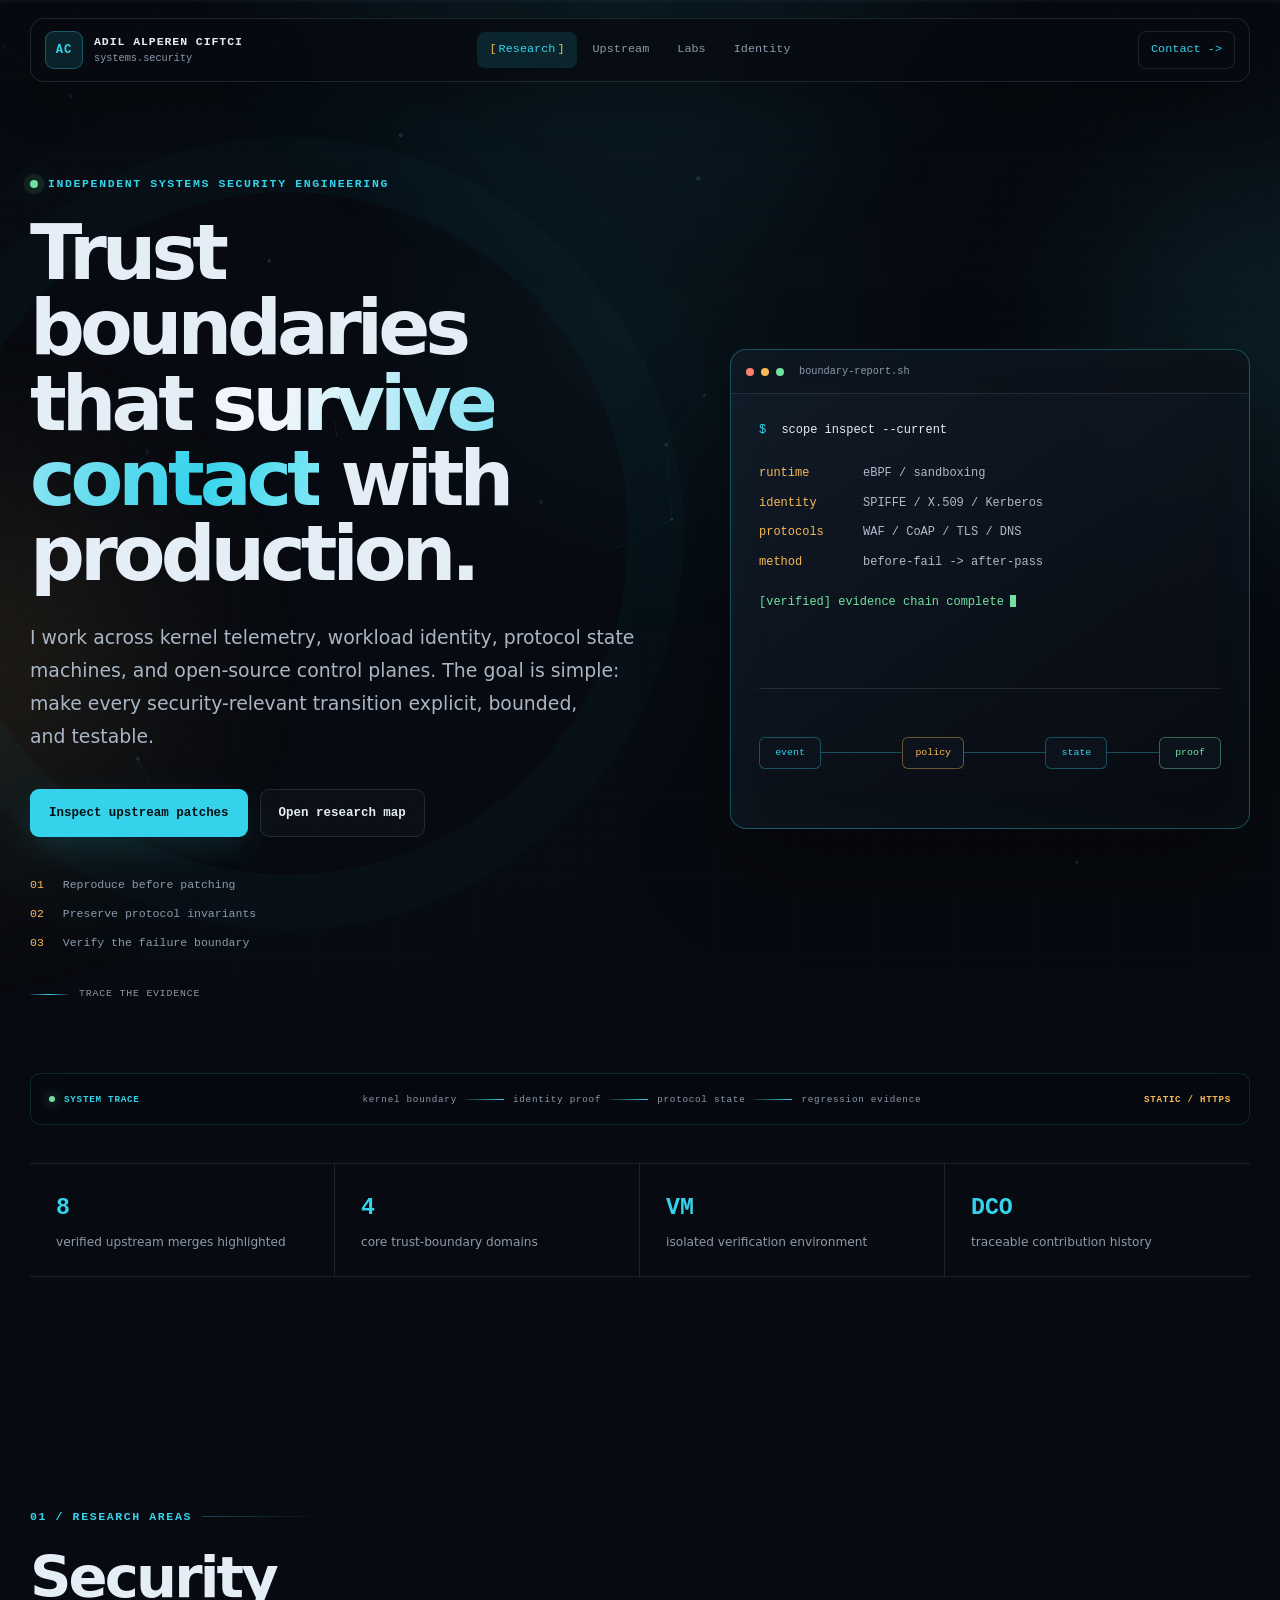
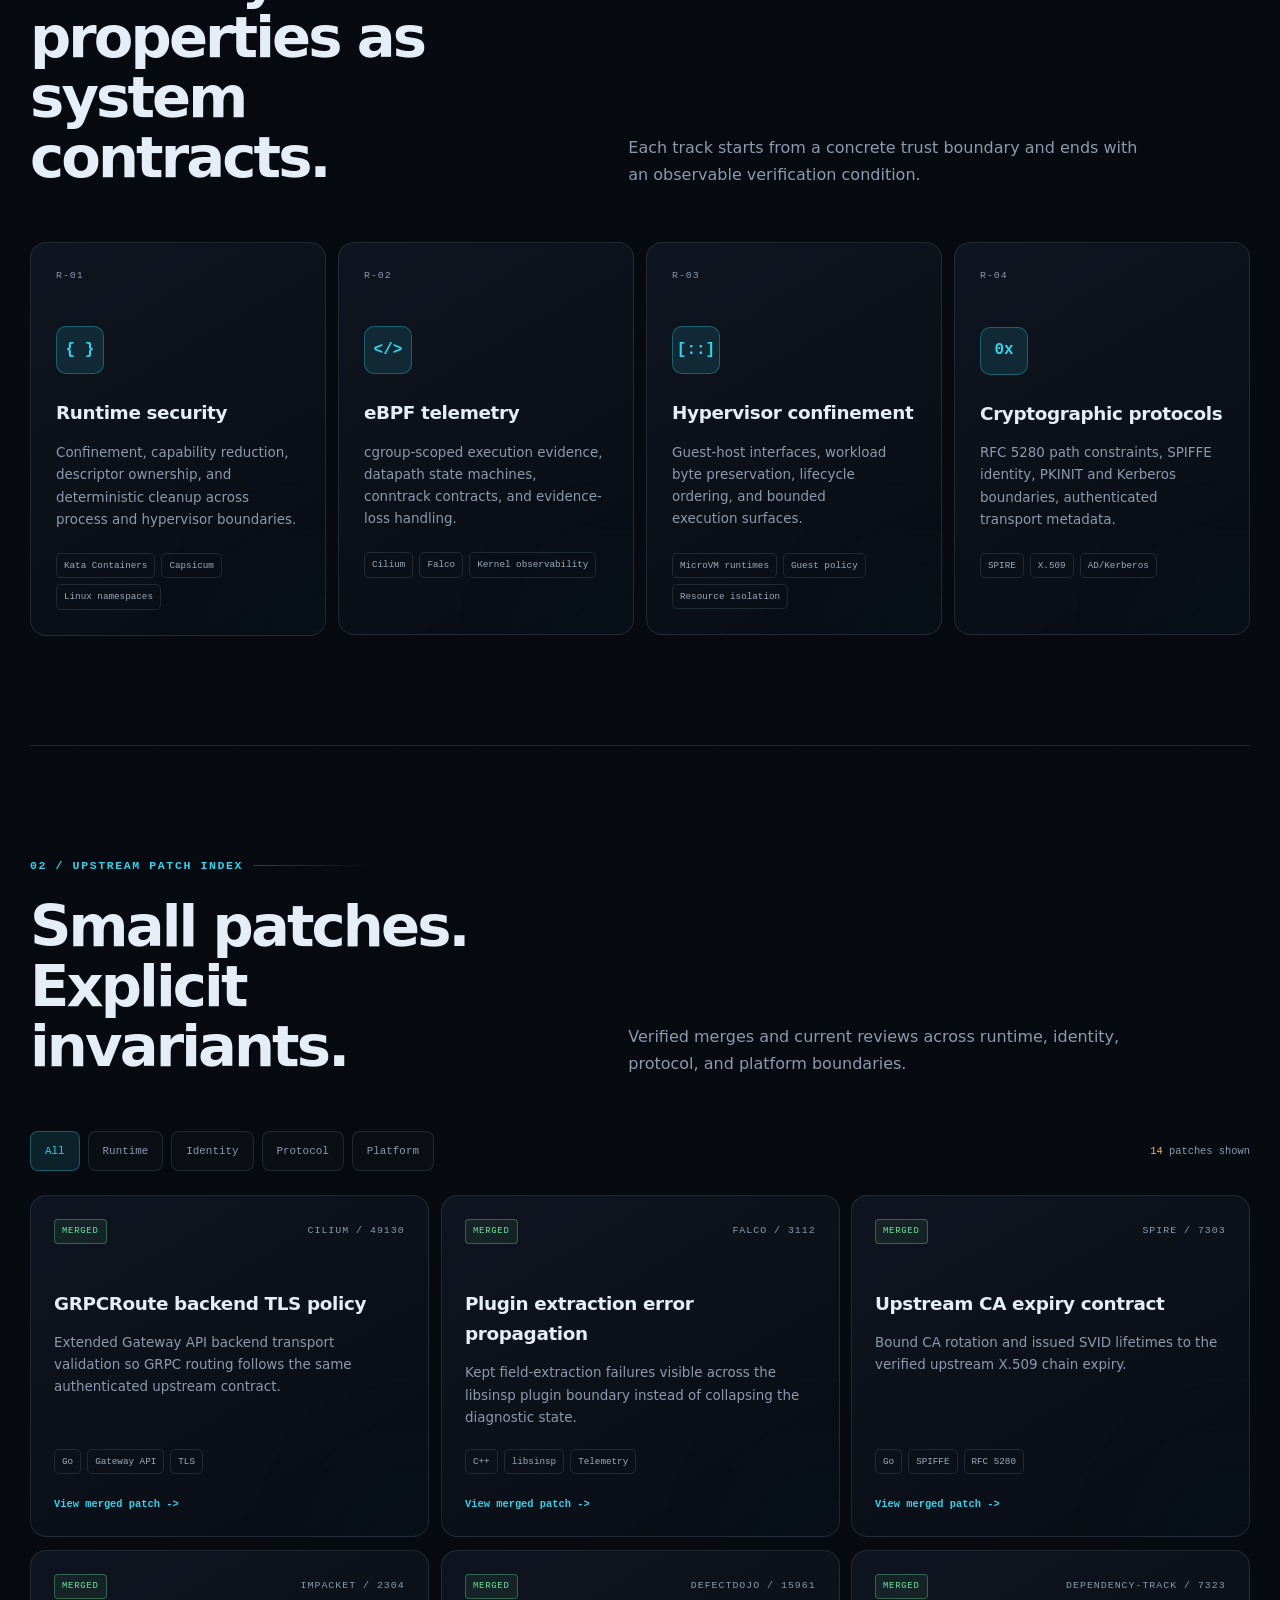
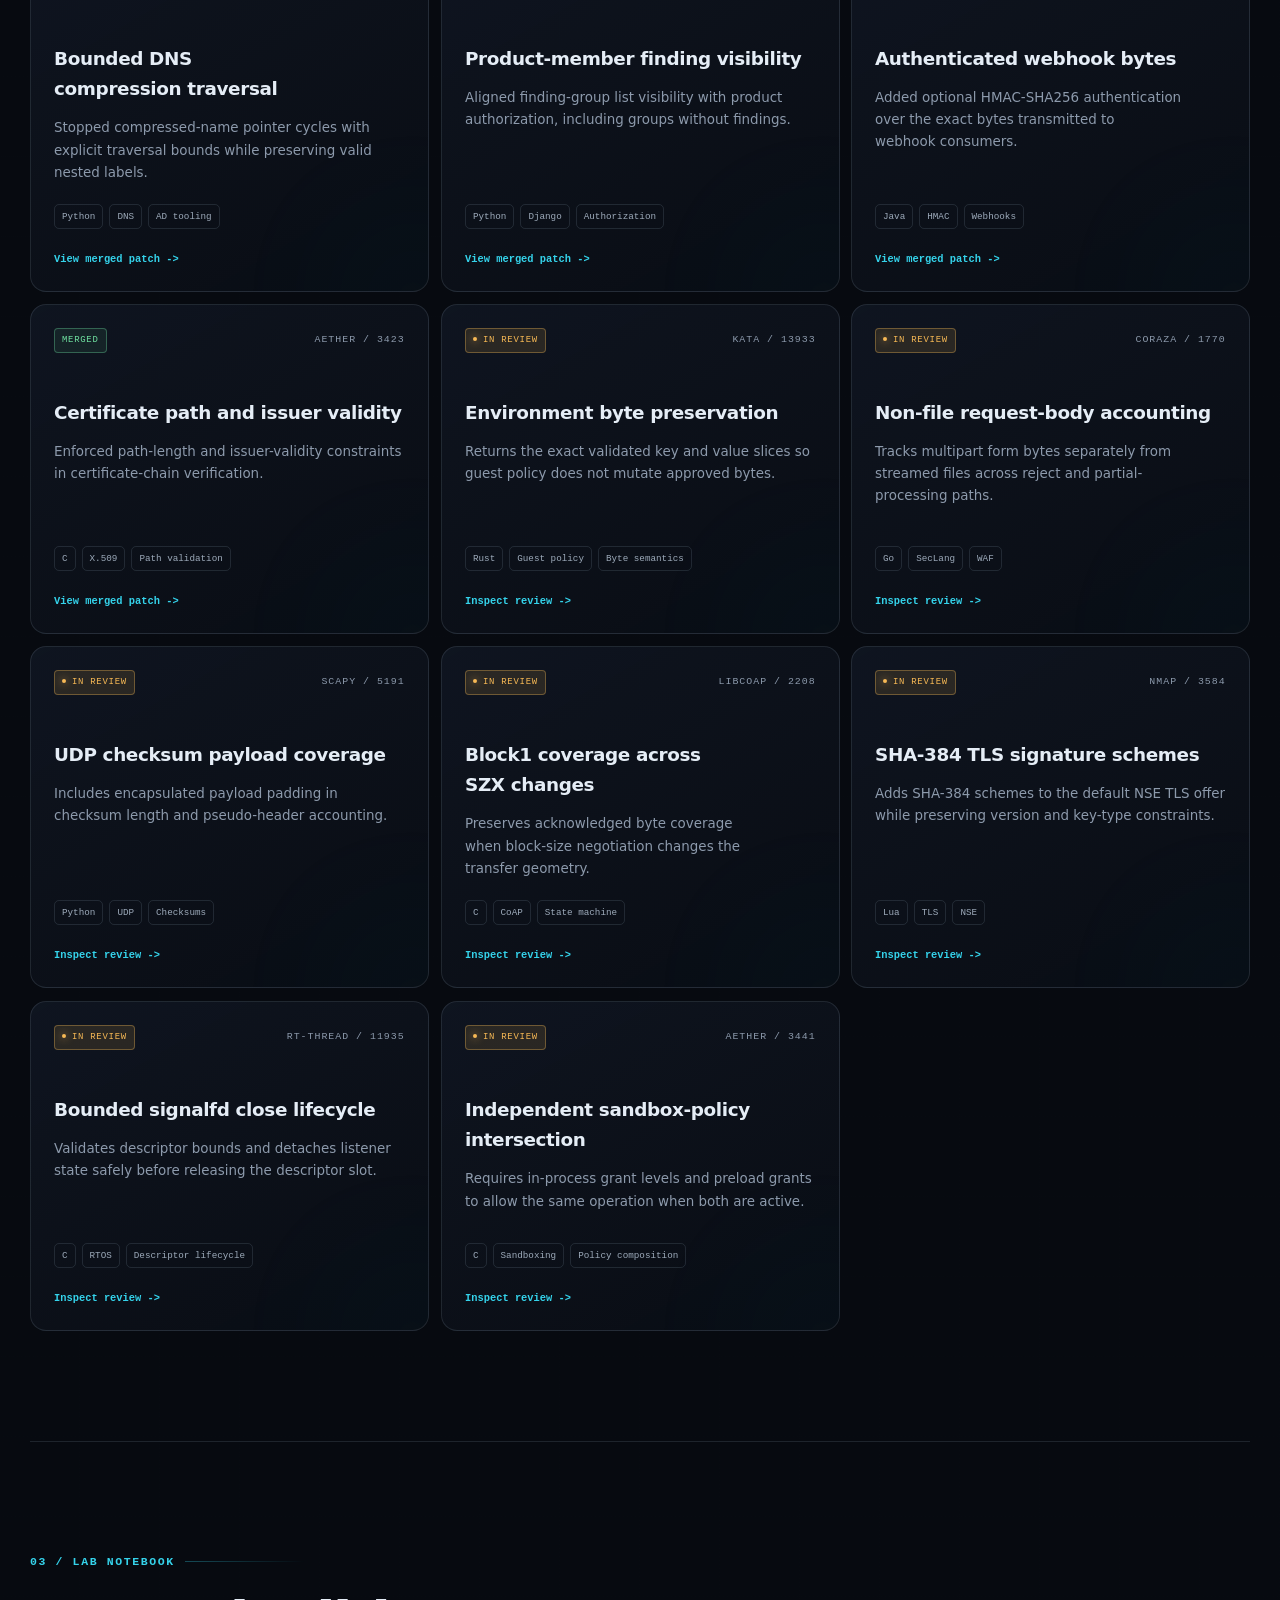
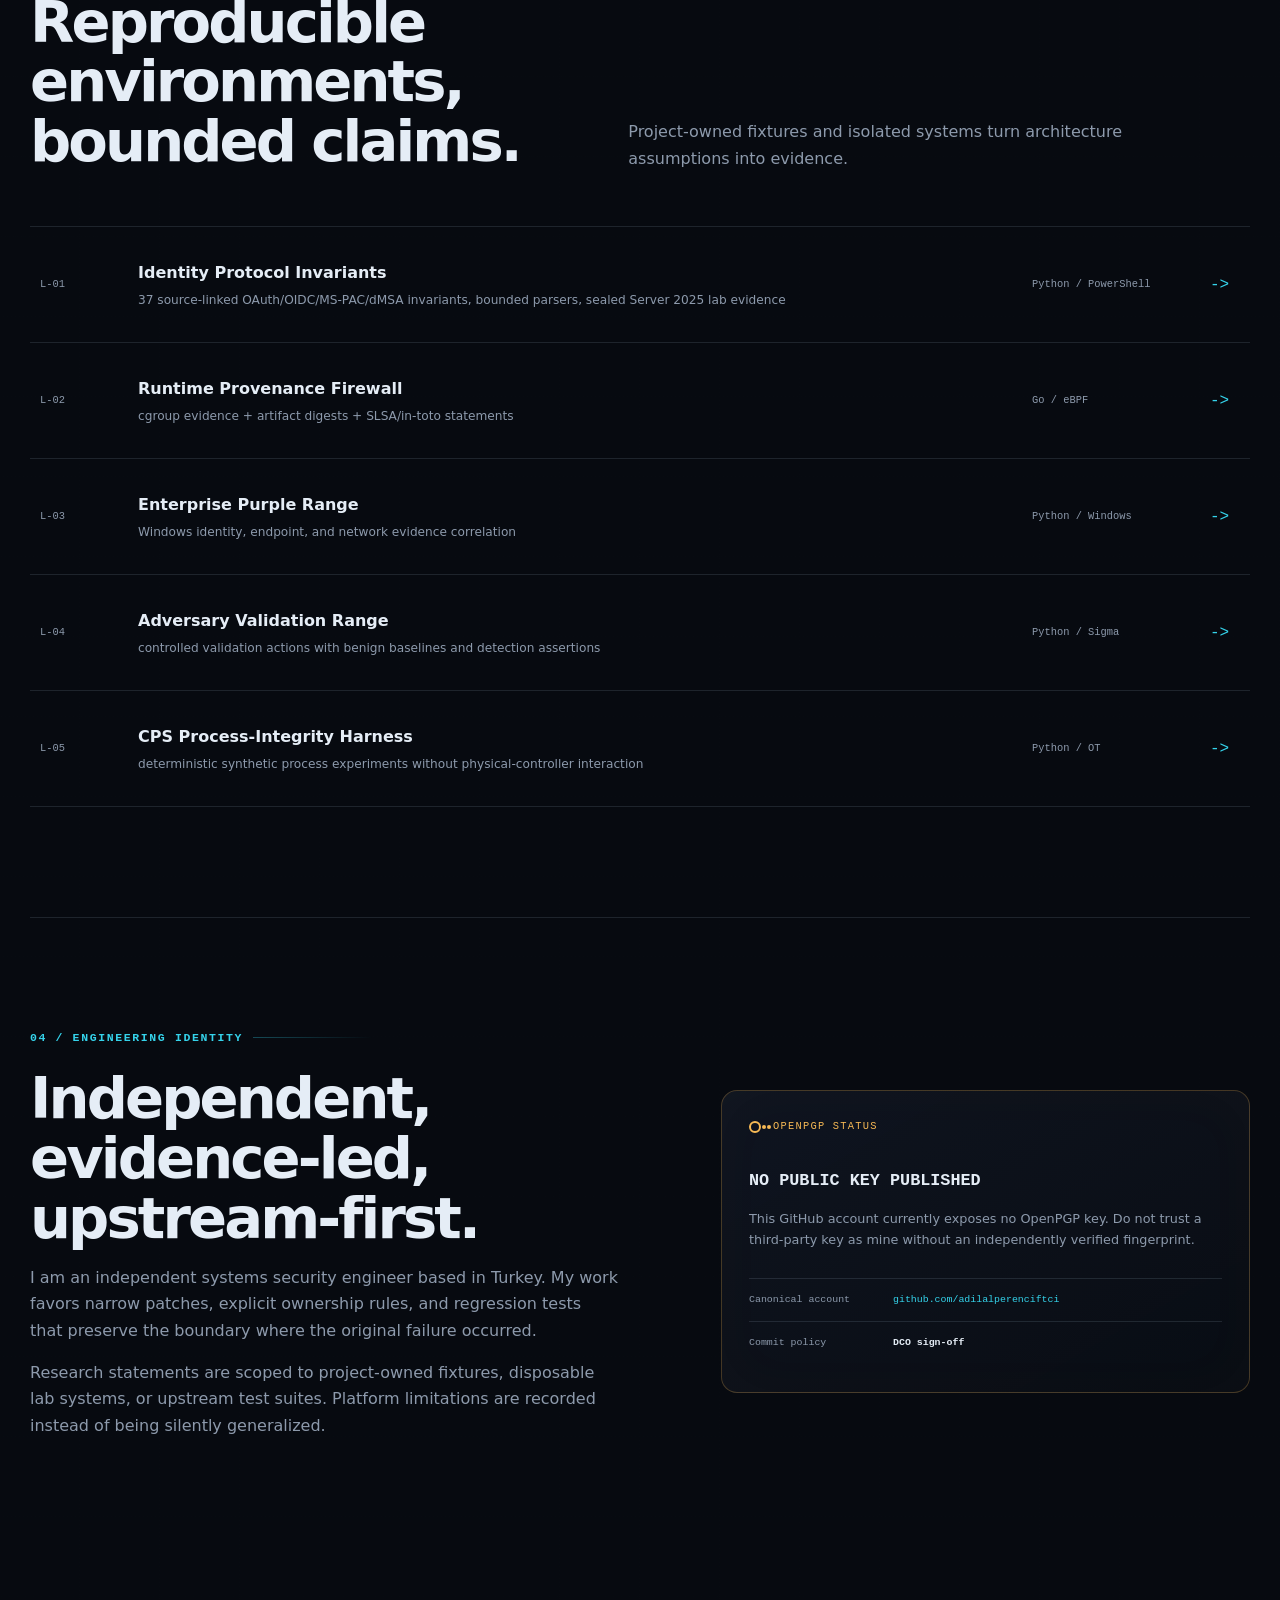
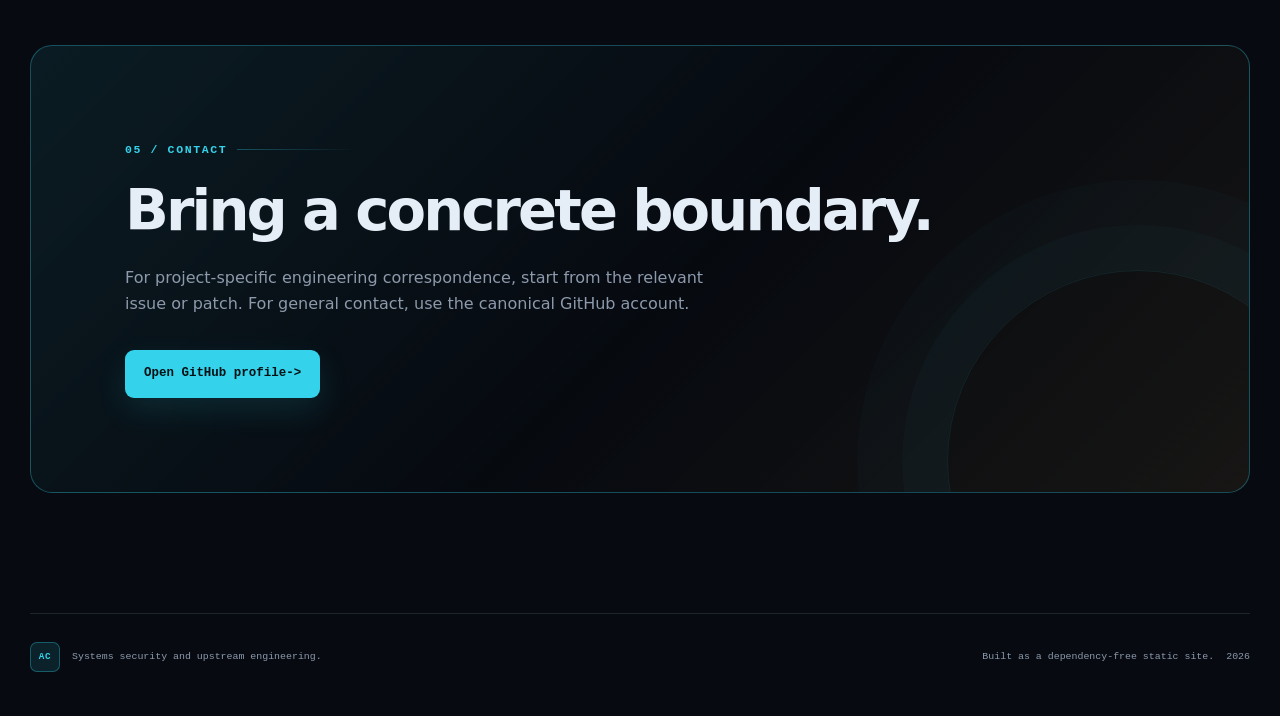
<file: index.html>
<!DOCTYPE html>
<html lang="en">
  <head>
    <meta charset="utf-8">
    <meta name="viewport" content="width=device-width, initial-scale=1">
    <meta
      name="description"
      content="Adil Alperen Ciftci is an independent systems security engineer working on runtime boundaries, workload identity, cryptographic protocols, and upstream infrastructure."
    >
    <meta name="theme-color" content="#070a10">
    <meta property="og:type" content="website">
    <meta property="og:title" content="Adil Alperen Ciftci - Systems Security Engineer">
    <meta
      property="og:description"
      content="Runtime security, workload identity, cryptographic protocols, and upstream engineering."
    >
    <meta property="og:url" content="https://adilalperenciftci.github.io/">
    <meta property="og:image" content="https://adilalperenciftci.github.io/assets/social-card.svg">
    <meta name="twitter:card" content="summary_large_image">
    <link rel="canonical" href="https://adilalperenciftci.github.io/">
    <link rel="icon" href="assets/favicon.svg" type="image/svg+xml">
    <link rel="manifest" href="site.webmanifest">
    <link rel="stylesheet" href="styles.css">
    <title>Adil Alperen Ciftci - Systems Security Engineer</title>
  </head>
  <body>
    <a class="skip-link" href="#main-content">Skip to main content</a>

    <div class="scroll-progress-track" aria-hidden="true">
      <span id="scroll-progress"></span>
    </div>
    <canvas id="topology-canvas" class="topology-canvas" aria-hidden="true"></canvas>
    <div class="noise-layer" aria-hidden="true"></div>

    <div class="ambient ambient-one" aria-hidden="true"></div>
    <div class="ambient ambient-two" aria-hidden="true"></div>

    <header class="site-header">
      <a class="brand" href="/" aria-label="Adil Alperen Ciftci, home">
        <span class="brand-mark" aria-hidden="true">AC</span>
        <span class="brand-copy">
          <strong>ADIL ALPEREN CIFTCI</strong>
          <small>systems.security</small>
        </span>
      </a>
      <nav aria-label="Primary navigation">
        <a href="#research" data-section-link>Research</a>
        <a href="#upstream" data-section-link>Upstream</a>
        <a href="#labs" data-section-link>Labs</a>
        <a href="#identity" data-section-link>Identity</a>
      </nav>
      <a class="header-contact" href="#contact">Contact <span aria-hidden="true">-&gt;</span></a>
    </header>

    <main id="main-content">
      <section class="hero" aria-labelledby="hero-title">
        <div class="hero-copy">
          <p class="eyebrow"><span class="pulse" aria-hidden="true"></span> Independent systems security engineering</p>
          <h1 id="hero-title">Trust boundaries that <span class="hero-accent">survive contact</span> with production.</h1>
          <p class="hero-lede">
            I work across kernel telemetry, workload identity, protocol state machines, and open-source control planes. The goal is simple: make every security-relevant transition explicit, bounded, and testable.
          </p>
          <div class="hero-actions">
            <a class="button button-primary" href="#upstream">Inspect upstream patches</a>
            <a class="button button-secondary" href="#research">Open research map</a>
          </div>
          <ul class="hero-facts">
            <li><span>01</span> Reproduce before patching</li>
            <li><span>02</span> Preserve protocol invariants</li>
            <li><span>03</span> Verify the failure boundary</li>
          </ul>
          <a class="scroll-cue" href="#research">
            <span aria-hidden="true"></span>
            Trace the evidence
          </a>
        </div>

        <aside class="hero-console" data-depth-card aria-label="Current engineering scope">
          <div class="console-bar">
            <span></span><span></span><span></span>
            <p>boundary-report.sh</p>
          </div>
          <div class="console-body">
            <p><span class="console-prefix">$</span> scope inspect --current</p>
            <dl>
              <div><dt>runtime</dt><dd>eBPF / sandboxing</dd></div>
              <div><dt>identity</dt><dd>SPIFFE / X.509 / Kerberos</dd></div>
              <div><dt>protocols</dt><dd>WAF / CoAP / TLS / DNS</dd></div>
              <div><dt>method</dt><dd>before-fail -&gt; after-pass</dd></div>
            </dl>
            <p class="console-ok">[verified] evidence chain complete<span class="console-cursor" aria-hidden="true"></span></p>
          </div>
          <div class="console-sweep" aria-hidden="true"></div>
          <div class="boundary-diagram" aria-hidden="true">
            <div class="diagram-node node-source">event</div>
            <div class="diagram-line line-one"></div>
            <div class="diagram-node node-policy">policy</div>
            <div class="diagram-line line-two"></div>
            <div class="diagram-node node-state">state</div>
            <div class="diagram-line line-three"></div>
            <div class="diagram-node node-proof">proof</div>
          </div>
        </aside>
      </section>

      <div class="telemetry-rail" role="group" aria-label="Current delivery properties">
        <p><span class="telemetry-pulse" aria-hidden="true"></span> SYSTEM TRACE</p>
        <div class="telemetry-flow" aria-hidden="true">
          <span>kernel boundary</span><i></i><span>identity proof</span><i></i><span>protocol state</span><i></i><span>regression evidence</span>
        </div>
        <strong>STATIC / HTTPS</strong>
      </div>

      <section class="signal-strip" aria-label="Selected engineering signals">
        <div><strong>8</strong><span>verified upstream merges highlighted</span></div>
        <div><strong>4</strong><span>core trust-boundary domains</span></div>
        <div><strong>VM</strong><span>isolated verification environment</span></div>
        <div><strong>DCO</strong><span>traceable contribution history</span></div>
      </section>

      <section id="research" class="section research-section" aria-labelledby="research-title">
        <div class="section-heading reveal">
          <p class="section-index">01 / RESEARCH AREAS</p>
          <h2 id="research-title">Security properties as system contracts.</h2>
          <p>Each track starts from a concrete trust boundary and ends with an observable verification condition.</p>
        </div>

        <div class="research-grid">
          <article class="research-card reveal" data-depth-card>
            <div class="card-number">R-01</div>
            <div class="card-icon" aria-hidden="true">{ }</div>
            <h3>Runtime security</h3>
            <p>Confinement, capability reduction, descriptor ownership, and deterministic cleanup across process and hypervisor boundaries.</p>
            <ul><li>Kata Containers</li><li>Capsicum</li><li>Linux namespaces</li></ul>
          </article>
          <article class="research-card reveal" data-depth-card>
            <div class="card-number">R-02</div>
            <div class="card-icon" aria-hidden="true">&lt;/&gt;</div>
            <h3>eBPF telemetry</h3>
            <p>cgroup-scoped execution evidence, datapath state machines, conntrack contracts, and evidence-loss handling.</p>
            <ul><li>Cilium</li><li>Falco</li><li>Kernel observability</li></ul>
          </article>
          <article class="research-card reveal" data-depth-card>
            <div class="card-number">R-03</div>
            <div class="card-icon" aria-hidden="true">[::]</div>
            <h3>Hypervisor confinement</h3>
            <p>Guest-host interfaces, workload byte preservation, lifecycle ordering, and bounded execution surfaces.</p>
            <ul><li>MicroVM runtimes</li><li>Guest policy</li><li>Resource isolation</li></ul>
          </article>
          <article class="research-card reveal" data-depth-card>
            <div class="card-number">R-04</div>
            <div class="card-icon" aria-hidden="true">0x</div>
            <h3>Cryptographic protocols</h3>
            <p>RFC 5280 path constraints, SPIFFE identity, PKINIT and Kerberos boundaries, authenticated transport metadata.</p>
            <ul><li>SPIRE</li><li>X.509</li><li>AD/Kerberos</li></ul>
          </article>
        </div>
      </section>

      <section id="upstream" class="section upstream-section" aria-labelledby="upstream-title">
        <div class="section-heading reveal">
          <p class="section-index">02 / UPSTREAM PATCH INDEX</p>
          <h2 id="upstream-title">Small patches. Explicit invariants.</h2>
          <p>Verified merges and current reviews across runtime, identity, protocol, and platform boundaries.</p>
        </div>

        <div class="filter-bar reveal" role="group" aria-label="Filter upstream patches">
          <button class="filter-button active" type="button" data-filter="all" aria-pressed="true">All</button>
          <button class="filter-button" type="button" data-filter="runtime" aria-pressed="false">Runtime</button>
          <button class="filter-button" type="button" data-filter="identity" aria-pressed="false">Identity</button>
          <button class="filter-button" type="button" data-filter="protocol" aria-pressed="false">Protocol</button>
          <button class="filter-button" type="button" data-filter="platform" aria-pressed="false">Platform</button>
          <p class="result-count" aria-live="polite"><span id="visible-count">14</span> patches shown</p>
        </div>

        <div class="project-grid" id="project-grid">
          <article class="project-card reveal" data-depth-card data-category="runtime">
            <div class="project-top"><span class="project-status merged">Merged</span><span class="project-code">CILIUM / 49130</span></div>
            <h3>GRPCRoute backend TLS policy</h3>
            <p>Extended Gateway API backend transport validation so GRPC routing follows the same authenticated upstream contract.</p>
            <div class="project-tags"><span>Go</span><span>Gateway API</span><span>TLS</span></div>
            <a href="https://github.com/cilium/cilium/pull/49130" target="_blank" rel="noopener noreferrer">View merged patch <span aria-hidden="true">-&gt;</span></a>
          </article>

          <article class="project-card reveal" data-depth-card data-category="runtime">
            <div class="project-top"><span class="project-status merged">Merged</span><span class="project-code">FALCO / 3112</span></div>
            <h3>Plugin extraction error propagation</h3>
            <p>Kept field-extraction failures visible across the libsinsp plugin boundary instead of collapsing the diagnostic state.</p>
            <div class="project-tags"><span>C++</span><span>libsinsp</span><span>Telemetry</span></div>
            <a href="https://github.com/falcosecurity/libs/pull/3112" target="_blank" rel="noopener noreferrer">View merged patch <span aria-hidden="true">-&gt;</span></a>
          </article>

          <article class="project-card reveal" data-depth-card data-category="identity">
            <div class="project-top"><span class="project-status merged">Merged</span><span class="project-code">SPIRE / 7303</span></div>
            <h3>Upstream CA expiry contract</h3>
            <p>Bound CA rotation and issued SVID lifetimes to the verified upstream X.509 chain expiry.</p>
            <div class="project-tags"><span>Go</span><span>SPIFFE</span><span>RFC 5280</span></div>
            <a href="https://github.com/spiffe/spire/pull/7303" target="_blank" rel="noopener noreferrer">View merged patch <span aria-hidden="true">-&gt;</span></a>
          </article>

          <article class="project-card reveal" data-depth-card data-category="identity">
            <div class="project-top"><span class="project-status merged">Merged</span><span class="project-code">IMPACKET / 2304</span></div>
            <h3>Bounded DNS compression traversal</h3>
            <p>Stopped compressed-name pointer cycles with explicit traversal bounds while preserving valid nested labels.</p>
            <div class="project-tags"><span>Python</span><span>DNS</span><span>AD tooling</span></div>
            <a href="https://github.com/fortra/impacket/pull/2304" target="_blank" rel="noopener noreferrer">View merged patch <span aria-hidden="true">-&gt;</span></a>
          </article>

          <article class="project-card reveal" data-depth-card data-category="platform">
            <div class="project-top"><span class="project-status merged">Merged</span><span class="project-code">DEFECTDOJO / 15961</span></div>
            <h3>Product-member finding visibility</h3>
            <p>Aligned finding-group list visibility with product authorization, including groups without findings.</p>
            <div class="project-tags"><span>Python</span><span>Django</span><span>Authorization</span></div>
            <a href="https://github.com/DefectDojo/django-DefectDojo/pull/15961" target="_blank" rel="noopener noreferrer">View merged patch <span aria-hidden="true">-&gt;</span></a>
          </article>

          <article class="project-card reveal" data-depth-card data-category="platform">
            <div class="project-top"><span class="project-status merged">Merged</span><span class="project-code">DEPENDENCY-TRACK / 7323</span></div>
            <h3>Authenticated webhook bytes</h3>
            <p>Added optional HMAC-SHA256 authentication over the exact bytes transmitted to webhook consumers.</p>
            <div class="project-tags"><span>Java</span><span>HMAC</span><span>Webhooks</span></div>
            <a href="https://github.com/DependencyTrack/dependency-track/pull/7323" target="_blank" rel="noopener noreferrer">View merged patch <span aria-hidden="true">-&gt;</span></a>
          </article>

          <article class="project-card reveal" data-depth-card data-category="identity">
            <div class="project-top"><span class="project-status merged">Merged</span><span class="project-code">AETHER / 3423</span></div>
            <h3>Certificate path and issuer validity</h3>
            <p>Enforced path-length and issuer-validity constraints in certificate-chain verification.</p>
            <div class="project-tags"><span>C</span><span>X.509</span><span>Path validation</span></div>
            <a href="https://github.com/aether-lang-dev/aether/pull/3423" target="_blank" rel="noopener noreferrer">View merged patch <span aria-hidden="true">-&gt;</span></a>
          </article>

          <article class="project-card reveal" data-depth-card data-category="runtime">
            <div class="project-top"><span class="project-status review">In review</span><span class="project-code">KATA / 13933</span></div>
            <h3>Environment byte preservation</h3>
            <p>Returns the exact validated key and value slices so guest policy does not mutate approved bytes.</p>
            <div class="project-tags"><span>Rust</span><span>Guest policy</span><span>Byte semantics</span></div>
            <a href="https://github.com/kata-containers/kata-containers/pull/13933" target="_blank" rel="noopener noreferrer">Inspect review <span aria-hidden="true">-&gt;</span></a>
          </article>

          <article class="project-card reveal" data-depth-card data-category="protocol">
            <div class="project-top"><span class="project-status review">In review</span><span class="project-code">CORAZA / 1770</span></div>
            <h3>Non-file request-body accounting</h3>
            <p>Tracks multipart form bytes separately from streamed files across reject and partial-processing paths.</p>
            <div class="project-tags"><span>Go</span><span>SecLang</span><span>WAF</span></div>
            <a href="https://github.com/corazawaf/coraza/pull/1770" target="_blank" rel="noopener noreferrer">Inspect review <span aria-hidden="true">-&gt;</span></a>
          </article>

          <article class="project-card reveal" data-depth-card data-category="protocol">
            <div class="project-top"><span class="project-status review">In review</span><span class="project-code">SCAPY / 5191</span></div>
            <h3>UDP checksum payload coverage</h3>
            <p>Includes encapsulated payload padding in checksum length and pseudo-header accounting.</p>
            <div class="project-tags"><span>Python</span><span>UDP</span><span>Checksums</span></div>
            <a href="https://github.com/secdev/scapy/pull/5191" target="_blank" rel="noopener noreferrer">Inspect review <span aria-hidden="true">-&gt;</span></a>
          </article>

          <article class="project-card reveal" data-depth-card data-category="protocol">
            <div class="project-top"><span class="project-status review">In review</span><span class="project-code">LIBCOAP / 2208</span></div>
            <h3>Block1 coverage across SZX changes</h3>
            <p>Preserves acknowledged byte coverage when block-size negotiation changes the transfer geometry.</p>
            <div class="project-tags"><span>C</span><span>CoAP</span><span>State machine</span></div>
            <a href="https://github.com/obgm/libcoap/pull/2208" target="_blank" rel="noopener noreferrer">Inspect review <span aria-hidden="true">-&gt;</span></a>
          </article>

          <article class="project-card reveal" data-depth-card data-category="protocol">
            <div class="project-top"><span class="project-status review">In review</span><span class="project-code">NMAP / 3584</span></div>
            <h3>SHA-384 TLS signature schemes</h3>
            <p>Adds SHA-384 schemes to the default NSE TLS offer while preserving version and key-type constraints.</p>
            <div class="project-tags"><span>Lua</span><span>TLS</span><span>NSE</span></div>
            <a href="https://github.com/nmap/nmap/pull/3584" target="_blank" rel="noopener noreferrer">Inspect review <span aria-hidden="true">-&gt;</span></a>
          </article>

          <article class="project-card reveal" data-depth-card data-category="platform">
            <div class="project-top"><span class="project-status review">In review</span><span class="project-code">RT-THREAD / 11935</span></div>
            <h3>Bounded signalfd close lifecycle</h3>
            <p>Validates descriptor bounds and detaches listener state safely before releasing the descriptor slot.</p>
            <div class="project-tags"><span>C</span><span>RTOS</span><span>Descriptor lifecycle</span></div>
            <a href="https://github.com/RT-Thread/rt-thread/pull/11935" target="_blank" rel="noopener noreferrer">Inspect review <span aria-hidden="true">-&gt;</span></a>
          </article>

          <article class="project-card reveal" data-depth-card data-category="runtime">
            <div class="project-top"><span class="project-status review">In review</span><span class="project-code">AETHER / 3441</span></div>
            <h3>Independent sandbox-policy intersection</h3>
            <p>Requires in-process grant levels and preload grants to allow the same operation when both are active.</p>
            <div class="project-tags"><span>C</span><span>Sandboxing</span><span>Policy composition</span></div>
            <a href="https://github.com/aether-lang-dev/aether/pull/3441" target="_blank" rel="noopener noreferrer">Inspect review <span aria-hidden="true">-&gt;</span></a>
          </article>
        </div>
      </section>

      <section id="labs" class="section labs-section" aria-labelledby="labs-title">
        <div class="section-heading reveal">
          <p class="section-index">03 / LAB NOTEBOOK</p>
          <h2 id="labs-title">Reproducible environments, bounded claims.</h2>
          <p>Project-owned fixtures and isolated systems turn architecture assumptions into evidence.</p>
        </div>

        <div class="lab-list">
          <a class="lab-row reveal" href="https://github.com/adilalperenciftci/identity-invariants" target="_blank" rel="noopener noreferrer">
            <span class="lab-index">L-01</span>
            <span class="lab-main"><strong>Identity Protocol Invariants</strong><small>37 source-linked OAuth/OIDC/MS-PAC/dMSA invariants, bounded parsers, sealed Server 2025 lab evidence</small></span>
            <span class="lab-stack">Python / PowerShell</span><span class="lab-arrow" aria-hidden="true">-&gt;</span>
          </a>
          <a class="lab-row reveal" href="https://github.com/adilalperenciftci/runtime-provenance-firewall" target="_blank" rel="noopener noreferrer">
            <span class="lab-index">L-02</span>
            <span class="lab-main"><strong>Runtime Provenance Firewall</strong><small>cgroup evidence + artifact digests + SLSA/in-toto statements</small></span>
            <span class="lab-stack">Go / eBPF</span><span class="lab-arrow" aria-hidden="true">-&gt;</span>
          </a>
          <a class="lab-row reveal" href="https://github.com/adilalperenciftci/enterprise-purple-range" target="_blank" rel="noopener noreferrer">
            <span class="lab-index">L-03</span>
            <span class="lab-main"><strong>Enterprise Purple Range</strong><small>Windows identity, endpoint, and network evidence correlation</small></span>
            <span class="lab-stack">Python / Windows</span><span class="lab-arrow" aria-hidden="true">-&gt;</span>
          </a>
          <a class="lab-row reveal" href="https://github.com/adilalperenciftci/adversary-validation-range" target="_blank" rel="noopener noreferrer">
            <span class="lab-index">L-04</span>
            <span class="lab-main"><strong>Adversary Validation Range</strong><small>controlled validation actions with benign baselines and detection assertions</small></span>
            <span class="lab-stack">Python / Sigma</span><span class="lab-arrow" aria-hidden="true">-&gt;</span>
          </a>
          <a class="lab-row reveal" href="https://github.com/adilalperenciftci/cps-adversary-emulation-harness" target="_blank" rel="noopener noreferrer">
            <span class="lab-index">L-05</span>
            <span class="lab-main"><strong>CPS Process-Integrity Harness</strong><small>deterministic synthetic process experiments without physical-controller interaction</small></span>
            <span class="lab-stack">Python / OT</span><span class="lab-arrow" aria-hidden="true">-&gt;</span>
          </a>
        </div>
      </section>

      <section id="identity" class="section identity-section" aria-labelledby="identity-title">
        <div class="identity-copy reveal">
          <p class="section-index">04 / ENGINEERING IDENTITY</p>
          <h2 id="identity-title">Independent, evidence-led, upstream-first.</h2>
          <p>
            I am an independent systems security engineer based in Turkey. My work favors narrow patches, explicit ownership rules, and regression tests that preserve the boundary where the original failure occurred.
          </p>
          <p>
            Research statements are scoped to project-owned fixtures, disposable lab systems, or upstream test suites. Platform limitations are recorded instead of being silently generalized.
          </p>
        </div>

        <aside class="identity-card reveal" data-depth-card aria-label="Cryptographic identity status">
          <div class="identity-card-head"><span class="key-shape" aria-hidden="true"></span><p>OPENPGP STATUS</p></div>
          <strong>NO PUBLIC KEY PUBLISHED</strong>
          <p>This GitHub account currently exposes no OpenPGP key. Do not trust a third-party key as mine without an independently verified fingerprint.</p>
          <div class="identity-line"><span>Canonical account</span><a href="https://github.com/adilalperenciftci" target="_blank" rel="noopener noreferrer">github.com/adilalperenciftci</a></div>
          <div class="identity-line"><span>Commit policy</span><b>DCO sign-off</b></div>
        </aside>
      </section>

      <section id="contact" class="contact-section" data-depth-card aria-labelledby="contact-title">
        <p class="section-index">05 / CONTACT</p>
        <h2 id="contact-title">Bring a concrete boundary.</h2>
        <p>For project-specific engineering correspondence, start from the relevant issue or patch. For general contact, use the canonical GitHub account.</p>
        <a class="button button-primary" href="https://github.com/adilalperenciftci" target="_blank" rel="noopener noreferrer">Open GitHub profile <span aria-hidden="true">-&gt;</span></a>
      </section>
    </main>

    <footer>
      <p><span class="footer-mark">AC</span> Systems security and upstream engineering.</p>
      <p>Built as a dependency-free static site. <span id="current-year">2026</span></p>
    </footer>

    <script src="app.js" type="module"></script>
  </body>
</html>
</file>
<file: styles.css>
:root {
  color-scheme: dark;
  --bg: #070a10;
  --bg-deep: #04060a;
  --panel: rgba(14, 20, 30, 0.78);
  --panel-solid: #0e141e;
  --line: rgba(148, 163, 184, 0.17);
  --line-strong: rgba(52, 211, 235, 0.32);
  --text: #e5edf6;
  --muted: #8d9aac;
  --cyan: #35d3eb;
  --cyan-soft: rgba(53, 211, 235, 0.12);
  --amber: #f7b955;
  --amber-soft: rgba(247, 185, 85, 0.12);
  --green: #70e1a1;
  --mono: "SFMono-Regular", "Cascadia Code", "Roboto Mono", Consolas, monospace;
  --sans: Inter, ui-sans-serif, system-ui, -apple-system, BlinkMacSystemFont, "Segoe UI", sans-serif;
  --max: 1220px;
  --radius: 16px;
  --pointer-x: 50vw;
  --pointer-y: 34vh;
  --ease-out: cubic-bezier(0.22, 1, 0.36, 1);
}

* {
  box-sizing: border-box;
}

html {
  scroll-behavior: smooth;
  scroll-padding-top: 100px;
}

body {
  margin: 0;
  min-width: 320px;
  overflow-x: hidden;
  background:
    linear-gradient(rgba(7, 10, 16, 0.93), rgba(7, 10, 16, 0.98)),
    repeating-linear-gradient(90deg, transparent 0 79px, rgba(148, 163, 184, 0.045) 80px),
    repeating-linear-gradient(0deg, transparent 0 79px, rgba(148, 163, 184, 0.045) 80px),
    var(--bg);
  color: var(--text);
  font-family: var(--sans);
  line-height: 1.65;
  text-rendering: optimizeLegibility;
}

body::before {
  position: fixed;
  inset: 0;
  z-index: 0;
  background: radial-gradient(circle at 48% -20%, rgba(53, 211, 235, 0.12), transparent 38%);
  content: "";
  pointer-events: none;
}

body::after {
  position: fixed;
  inset: 0;
  z-index: 0;
  background: radial-gradient(520px circle at var(--pointer-x) var(--pointer-y), rgba(53, 211, 235, 0.055), transparent 64%);
  content: "";
  pointer-events: none;
}

.topology-canvas,
.noise-layer {
  position: fixed;
  inset: 0;
  width: 100%;
  height: 100%;
  pointer-events: none;
}

.topology-canvas {
  z-index: 0;
  opacity: 0.72;
}

.noise-layer {
  z-index: 1;
  opacity: 0.18;
  background-image:
    radial-gradient(circle at 20% 30%, rgba(255, 255, 255, 0.13) 0 0.5px, transparent 0.75px),
    radial-gradient(circle at 80% 65%, rgba(53, 211, 235, 0.1) 0 0.5px, transparent 0.75px);
  background-position: 0 0, 7px 11px;
  background-size: 13px 13px, 17px 17px;
  mix-blend-mode: soft-light;
}

.scroll-progress-track {
  position: fixed;
  top: 0;
  right: 0;
  left: 0;
  z-index: 100;
  height: 2px;
  background: rgba(148, 163, 184, 0.05);
  pointer-events: none;
}

#scroll-progress {
  display: block;
  width: calc(var(--scroll-progress, 0) * 100%);
  height: 100%;
  background: linear-gradient(90deg, var(--cyan), var(--amber));
  box-shadow: 0 0 18px rgba(53, 211, 235, 0.72);
  transition: width 80ms linear;
}

a {
  color: inherit;
}

button,
a {
  -webkit-tap-highlight-color: transparent;
}

:focus-visible {
  outline: 2px solid var(--amber);
  outline-offset: 4px;
}

::selection {
  background: var(--cyan);
  color: var(--bg-deep);
}

.skip-link {
  position: fixed;
  top: 12px;
  left: 12px;
  z-index: 100;
  padding: 10px 14px;
  transform: translateY(-160%);
  border-radius: 8px;
  background: var(--amber);
  color: #17110a;
  font-family: var(--mono);
  font-weight: 700;
  transition: transform 160ms ease;
}

.skip-link:focus {
  transform: translateY(0);
}

.ambient {
  position: fixed;
  z-index: 0;
  width: 360px;
  height: 360px;
  border-radius: 50%;
  filter: blur(100px);
  opacity: 0.1;
  pointer-events: none;
  animation: ambient-drift 18s ease-in-out infinite alternate;
}

.ambient-one {
  top: 18%;
  right: -180px;
  background: var(--cyan);
}

.ambient-two {
  bottom: 6%;
  left: -210px;
  background: var(--amber);
  animation-delay: -9s;
  animation-duration: 22s;
}

@keyframes ambient-drift {
  0% { transform: translate3d(-2%, -3%, 0) scale(0.92); opacity: 0.07; }
  100% { transform: translate3d(5%, 6%, 0) scale(1.12); opacity: 0.13; }
}

.site-header {
  position: sticky;
  top: 0;
  z-index: 50;
  display: grid;
  grid-template-columns: 1fr auto 1fr;
  align-items: center;
  width: min(calc(100% - 36px), var(--max));
  margin: 18px auto 0;
  padding: 12px 14px;
  border: 1px solid var(--line);
  border-radius: 14px;
  background: rgba(7, 10, 16, 0.72);
  box-shadow: 0 18px 50px rgba(0, 0, 0, 0.28);
  backdrop-filter: blur(18px);
  transition: background 240ms ease, border-color 240ms ease, box-shadow 240ms ease, transform 240ms ease;
}

.site-header.is-scrolled {
  border-color: rgba(53, 211, 235, 0.22);
  background: rgba(5, 8, 13, 0.88);
  box-shadow: 0 20px 56px rgba(0, 0, 0, 0.4), 0 0 0 1px rgba(53, 211, 235, 0.03);
}

.brand {
  display: inline-flex;
  align-items: center;
  justify-self: start;
  gap: 11px;
  text-decoration: none;
}

.brand-mark,
.footer-mark {
  display: grid;
  width: 38px;
  height: 38px;
  place-items: center;
  border: 1px solid var(--line-strong);
  border-radius: 9px;
  background: var(--cyan-soft);
  color: var(--cyan);
  font-family: var(--mono);
  font-size: 0.76rem;
  font-weight: 800;
  letter-spacing: 0.08em;
}

.brand-copy {
  display: grid;
  line-height: 1.1;
}

.brand-copy strong {
  font-family: var(--mono);
  font-size: 0.72rem;
  letter-spacing: 0.08em;
}

.brand-copy small {
  margin-top: 5px;
  color: var(--muted);
  font-family: var(--mono);
  font-size: 0.64rem;
}

.site-header nav {
  display: flex;
  gap: 4px;
}

.site-header nav a,
.header-contact {
  padding: 8px 12px;
  border-radius: 8px;
  color: var(--muted);
  font-family: var(--mono);
  font-size: 0.74rem;
  text-decoration: none;
  transition: color 160ms ease, background 160ms ease;
}

.site-header nav a:hover,
.header-contact:hover {
  background: rgba(148, 163, 184, 0.08);
  color: var(--text);
}

.site-header nav a[aria-current="location"] {
  background: var(--cyan-soft);
  color: var(--cyan);
}

.site-header nav a[aria-current="location"]::before {
  color: var(--amber);
  content: "[";
  margin-right: 2px;
}

.site-header nav a[aria-current="location"]::after {
  color: var(--amber);
  content: "]";
  margin-left: 2px;
}

.header-contact {
  justify-self: end;
  border: 1px solid var(--line);
  color: var(--cyan);
}

main,
footer {
  position: relative;
  z-index: 2;
  width: min(calc(100% - 36px), var(--max));
  margin-inline: auto;
}

.hero {
  position: relative;
  display: grid;
  grid-template-columns: minmax(0, 1.08fr) minmax(380px, 0.92fr);
  gap: clamp(42px, 7vw, 96px);
  align-items: center;
  min-height: 740px;
  padding: 92px 0 70px;
}

.hero::before {
  position: absolute;
  top: 11%;
  left: -7%;
  z-index: -1;
  width: 56%;
  aspect-ratio: 1;
  border: 1px solid rgba(53, 211, 235, 0.055);
  border-radius: 50%;
  box-shadow: 0 0 0 54px rgba(53, 211, 235, 0.018), 0 0 0 108px rgba(53, 211, 235, 0.012);
  content: "";
  pointer-events: none;
}

.eyebrow,
.section-index {
  display: flex;
  align-items: center;
  gap: 10px;
  margin: 0 0 22px;
  color: var(--cyan);
  font-family: var(--mono);
  font-size: 0.72rem;
  font-weight: 700;
  letter-spacing: 0.14em;
  text-transform: uppercase;
}

.section-index::after {
  width: min(120px, 14vw);
  height: 1px;
  background: linear-gradient(90deg, var(--line-strong), transparent);
  content: "";
}

.pulse {
  width: 8px;
  height: 8px;
  border-radius: 50%;
  background: var(--green);
  box-shadow: 0 0 0 6px rgba(112, 225, 161, 0.09), 0 0 20px rgba(112, 225, 161, 0.45);
  animation: pulse 2.4s ease-in-out infinite;
}

@keyframes pulse {
  50% { opacity: 0.48; transform: scale(0.85); }
}

h1,
h2,
h3,
p {
  text-wrap: pretty;
}

h1 {
  max-width: 760px;
  margin: 0;
  font-size: clamp(3rem, 6vw, 6.1rem);
  font-weight: 720;
  letter-spacing: -0.065em;
  line-height: 0.98;
}

.hero-accent {
  background: linear-gradient(105deg, #f0f6fb 8%, var(--cyan) 44%, #89ebf6 58%, var(--amber) 92%);
  background-clip: text;
  -webkit-background-clip: text;
  background-size: 180% 100%;
  color: transparent;
  animation: accent-shift 8s ease-in-out infinite alternate;
}

@keyframes accent-shift {
  from { background-position: 0% 50%; }
  to { background-position: 100% 50%; }
}

.hero-lede {
  max-width: 670px;
  margin: 30px 0 0;
  color: #aab6c5;
  font-size: clamp(1rem, 1.5vw, 1.18rem);
  line-height: 1.75;
}

.hero-actions {
  display: flex;
  flex-wrap: wrap;
  gap: 12px;
  margin-top: 36px;
}

.button {
  position: relative;
  overflow: hidden;
  display: inline-flex;
  min-height: 48px;
  align-items: center;
  justify-content: center;
  padding: 12px 18px;
  border: 1px solid transparent;
  border-radius: 9px;
  font-family: var(--mono);
  font-size: 0.78rem;
  font-weight: 700;
  text-decoration: none;
  transition: transform 160ms ease, border-color 160ms ease, background 160ms ease;
}

.button-primary::after {
  position: absolute;
  top: -50%;
  bottom: -50%;
  left: -55%;
  width: 34%;
  background: linear-gradient(90deg, transparent, rgba(255, 255, 255, 0.34), transparent);
  content: "";
  transform: skewX(-18deg);
  transition: left 520ms var(--ease-out);
}

.button-primary:hover::after {
  left: 120%;
}

.button:hover {
  transform: translateY(-2px);
}

.button-primary {
  background: var(--cyan);
  box-shadow: 0 12px 32px rgba(53, 211, 235, 0.12);
  color: #031014;
}

.button-primary:hover {
  background: #70e4f5;
}

.button-secondary {
  border-color: var(--line);
  background: rgba(148, 163, 184, 0.04);
  color: var(--text);
}

.button-secondary:hover {
  border-color: var(--line-strong);
  background: var(--cyan-soft);
}

.hero-facts {
  display: grid;
  gap: 10px;
  margin: 38px 0 0;
  padding: 0;
  color: var(--muted);
  font-family: var(--mono);
  font-size: 0.72rem;
  list-style: none;
}

.hero-facts span {
  margin-right: 12px;
  color: var(--amber);
}

.scroll-cue {
  display: inline-flex;
  align-items: center;
  gap: 11px;
  margin-top: 34px;
  color: var(--muted);
  font-family: var(--mono);
  font-size: 0.62rem;
  letter-spacing: 0.08em;
  text-decoration: none;
  text-transform: uppercase;
}

.scroll-cue > span {
  position: relative;
  display: block;
  width: 38px;
  height: 1px;
  overflow: hidden;
  background: var(--line);
}

.scroll-cue > span::after {
  position: absolute;
  inset: 0;
  background: linear-gradient(90deg, transparent, var(--cyan), transparent);
  content: "";
  animation: trace-line 2.4s ease-in-out infinite;
}

@keyframes trace-line {
  from { transform: translateX(-110%); }
  to { transform: translateX(110%); }
}

.hero-console {
  position: relative;
  overflow: hidden;
  min-height: 480px;
  border: 1px solid var(--line-strong);
  border-radius: var(--radius);
  background: linear-gradient(145deg, rgba(18, 28, 40, 0.92), rgba(7, 10, 16, 0.96));
  box-shadow: 0 40px 90px rgba(0, 0, 0, 0.34), inset 0 0 60px rgba(53, 211, 235, 0.03);
}

.hero-console::after {
  position: absolute;
  inset: 0;
  background: repeating-linear-gradient(0deg, transparent 0 3px, rgba(255, 255, 255, 0.015) 4px);
  content: "";
  pointer-events: none;
}

.console-bar {
  display: flex;
  align-items: center;
  gap: 7px;
  height: 44px;
  padding: 0 15px;
  border-bottom: 1px solid var(--line);
  background: rgba(0, 0, 0, 0.18);
}

.console-bar span {
  width: 8px;
  height: 8px;
  border-radius: 50%;
  background: #435064;
}

.console-bar span:first-child { background: #ff806c; }
.console-bar span:nth-child(2) { background: var(--amber); }
.console-bar span:nth-child(3) { background: var(--green); }

.console-bar p {
  margin: 0 0 0 8px;
  color: var(--muted);
  font-family: var(--mono);
  font-size: 0.64rem;
}

.console-body {
  padding: 27px 28px;
  font-family: var(--mono);
  font-size: 0.75rem;
}

.console-body > p:first-child {
  margin: 0 0 23px;
  color: var(--text);
}

.console-prefix {
  margin-right: 8px;
  color: var(--cyan);
}

.console-body dl {
  display: grid;
  gap: 10px;
  margin: 0;
}

.console-body dl div {
  display: grid;
  grid-template-columns: 92px 1fr;
  gap: 12px;
}

.console-body dt { color: var(--amber); }
.console-body dd { margin: 0; color: #aebaca; }
.console-ok { margin: 20px 0 0; color: var(--green); }

.console-cursor {
  display: inline-block;
  width: 6px;
  height: 1em;
  margin-left: 6px;
  vertical-align: -0.16em;
  background: var(--green);
  animation: cursor-blink 1.05s steps(1, end) infinite;
}

@keyframes cursor-blink {
  50% { opacity: 0; }
}

.console-sweep {
  position: absolute;
  top: -24%;
  right: 0;
  left: 0;
  z-index: 1;
  height: 24%;
  background: linear-gradient(180deg, transparent, rgba(53, 211, 235, 0.045), transparent);
  pointer-events: none;
  animation: console-sweep 7s linear infinite;
}

@keyframes console-sweep {
  to { transform: translateY(610%); }
}

.boundary-diagram {
  position: absolute;
  right: 28px;
  bottom: 28px;
  left: 28px;
  height: 112px;
  border-top: 1px solid var(--line);
}

.diagram-node {
  position: absolute;
  top: 48px;
  display: grid;
  width: 62px;
  height: 32px;
  place-items: center;
  border: 1px solid var(--line-strong);
  border-radius: 6px;
  background: #0b121c;
  color: var(--cyan);
  font-family: var(--mono);
  font-size: 0.62rem;
}

.node-source { left: 0; }
.node-policy { left: 31%; color: var(--amber); border-color: rgba(247, 185, 85, 0.4); }
.node-state { left: 62%; }
.node-proof { right: 0; color: var(--green); border-color: rgba(112, 225, 161, 0.4); }

.diagram-line {
  position: absolute;
  top: 63px;
  height: 1px;
  background: var(--line-strong);
}

.line-one { left: 62px; width: calc(31% - 62px); }
.line-two { left: calc(31% + 62px); width: calc(31% - 62px); }
.line-three { left: calc(62% + 62px); right: 62px; }

.telemetry-rail {
  position: relative;
  display: grid;
  grid-template-columns: auto 1fr auto;
  gap: 28px;
  align-items: center;
  min-height: 52px;
  margin-bottom: 38px;
  padding: 0 18px;
  overflow: hidden;
  border: 1px solid rgba(53, 211, 235, 0.15);
  border-radius: 10px;
  background: rgba(7, 10, 16, 0.58);
  color: var(--muted);
  font-family: var(--mono);
  font-size: 0.58rem;
  letter-spacing: 0.08em;
  backdrop-filter: blur(12px);
}

.telemetry-rail::after {
  position: absolute;
  inset: 0;
  background: linear-gradient(90deg, transparent, rgba(53, 211, 235, 0.055), transparent);
  content: "";
  transform: translateX(-100%);
  animation: rail-scan 8s ease-in-out infinite;
  pointer-events: none;
}

@keyframes rail-scan {
  45%, 100% { transform: translateX(100%); }
}

.telemetry-rail p {
  display: flex;
  align-items: center;
  gap: 9px;
  margin: 0;
  color: var(--cyan);
  font-weight: 700;
}

.telemetry-pulse {
  width: 6px;
  height: 6px;
  border-radius: 50%;
  background: var(--green);
  box-shadow: 0 0 12px rgba(112, 225, 161, 0.7);
  animation: pulse 2.4s ease-in-out infinite;
}

.telemetry-flow {
  display: flex;
  min-width: 0;
  align-items: center;
  justify-content: center;
  gap: 9px;
  white-space: nowrap;
}

.telemetry-flow i {
  position: relative;
  display: block;
  width: clamp(10px, 3vw, 38px);
  height: 1px;
  overflow: hidden;
  background: var(--line);
}

.telemetry-flow i::after {
  position: absolute;
  inset: 0;
  background: linear-gradient(90deg, transparent, var(--cyan));
  content: "";
  animation: trace-line 2.8s linear infinite;
}

.telemetry-flow i:nth-of-type(2)::after { animation-delay: -0.8s; }
.telemetry-flow i:nth-of-type(3)::after { animation-delay: -1.6s; }
.telemetry-rail > strong { color: var(--amber); font-size: 0.57rem; }

.signal-strip {
  display: grid;
  grid-template-columns: repeat(4, 1fr);
  margin-bottom: 120px;
  border-block: 1px solid var(--line);
}

.signal-strip div {
  display: grid;
  gap: 4px;
  min-height: 112px;
  align-content: center;
  padding: 20px 26px;
  border-right: 1px solid var(--line);
  transition: background 220ms ease;
}

.signal-strip div:hover {
  background: linear-gradient(180deg, rgba(53, 211, 235, 0.045), transparent);
}

.signal-strip div:last-child { border-right: 0; }
.signal-strip strong { color: var(--cyan); font-family: var(--mono); font-size: 1.45rem; }
.signal-strip span { color: var(--muted); font-size: 0.76rem; }

.section {
  padding: 110px 0;
}

.section-heading {
  display: grid;
  grid-template-columns: minmax(0, 0.9fr) minmax(300px, 1.1fr);
  column-gap: clamp(30px, 7vw, 100px);
  align-items: end;
  margin-bottom: 54px;
}

.section-heading .section-index {
  grid-column: 1 / -1;
}

.section-heading h2,
.identity-copy h2,
.contact-section h2 {
  margin: 0;
  font-size: clamp(2.2rem, 4.5vw, 4.4rem);
  letter-spacing: -0.05em;
  line-height: 1.04;
}

.section-heading > p:last-child {
  max-width: 530px;
  margin: 0;
  color: var(--muted);
}

.research-grid {
  display: grid;
  grid-template-columns: repeat(4, 1fr);
  gap: 12px;
}

.research-card,
.project-card,
.identity-card {
  position: relative;
  overflow: hidden;
  border: 1px solid var(--line);
  border-radius: var(--radius);
  background: linear-gradient(150deg, rgba(17, 24, 36, 0.8), rgba(9, 13, 20, 0.88));
}

[data-depth-card] {
  --tilt-x: 0deg;
  --tilt-y: 0deg;
  --glow-x: 50%;
  --glow-y: 50%;
  --card-lift: 0px;
  isolation: isolate;
  transform: perspective(1100px) rotateX(var(--tilt-x)) rotateY(var(--tilt-y)) translateY(var(--card-lift));
  transform-style: preserve-3d;
  transition: transform 220ms var(--ease-out), border-color 220ms ease, box-shadow 220ms ease;
  will-change: transform;
}

[data-depth-card]::before {
  position: absolute;
  inset: 0;
  z-index: -1;
  border-radius: inherit;
  background: radial-gradient(420px circle at var(--glow-x) var(--glow-y), rgba(53, 211, 235, 0.11), transparent 48%);
  content: "";
  opacity: 0;
  pointer-events: none;
  transition: opacity 220ms ease;
}

[data-depth-card]:hover {
  --card-lift: -4px;
  border-color: var(--line-strong);
  box-shadow: 0 28px 70px rgba(0, 0, 0, 0.22);
}

[data-depth-card]:hover::before {
  opacity: 1;
}

.research-card {
  min-height: 390px;
  padding: 25px;
}

.research-card::after,
.project-card::after {
  position: absolute;
  right: -70px;
  bottom: -90px;
  width: 170px;
  height: 170px;
  border-radius: 50%;
  background: var(--cyan);
  content: "";
  filter: blur(80px);
  opacity: 0.04;
  transition: opacity 180ms ease;
}

.research-card:hover::after,
.project-card:hover::after { opacity: 0.12; }

.card-number,
.project-code {
  color: var(--muted);
  font-family: var(--mono);
  font-size: 0.62rem;
  letter-spacing: 0.1em;
}

.card-icon {
  display: grid;
  width: 48px;
  height: 48px;
  margin: 42px 0 24px;
  place-items: center;
  border: 1px solid var(--line-strong);
  border-radius: 10px;
  background: var(--cyan-soft);
  color: var(--cyan);
  font-family: var(--mono);
  font-weight: 700;
}

.research-card h3,
.project-card h3 {
  margin: 0;
  font-size: 1.15rem;
  letter-spacing: -0.02em;
}

.research-card p,
.project-card p {
  color: var(--muted);
  font-size: 0.84rem;
}

.research-card ul {
  display: flex;
  flex-wrap: wrap;
  gap: 6px;
  margin: 22px 0 0;
  padding: 0;
  list-style: none;
}

.research-card li,
.project-tags span {
  padding: 4px 7px;
  border: 1px solid var(--line);
  border-radius: 5px;
  color: #9eabbb;
  font-family: var(--mono);
  font-size: 0.58rem;
}

.upstream-section {
  border-top: 1px solid var(--line);
}

.filter-bar {
  display: flex;
  flex-wrap: wrap;
  gap: 8px;
  align-items: center;
  margin-bottom: 24px;
}

.filter-button {
  min-height: 40px;
  padding: 8px 14px;
  border: 1px solid var(--line);
  border-radius: 8px;
  background: rgba(148, 163, 184, 0.03);
  color: var(--muted);
  cursor: pointer;
  font-family: var(--mono);
  font-size: 0.68rem;
  transition: border-color 160ms ease, background 160ms ease, color 160ms ease;
}

.filter-button:hover,
.filter-button.active {
  border-color: var(--line-strong);
  background: var(--cyan-soft);
  color: var(--cyan);
}

.result-count {
  margin: 0 0 0 auto;
  color: var(--muted);
  font-family: var(--mono);
  font-size: 0.65rem;
}

.result-count span { color: var(--amber); }

.project-grid {
  display: grid;
  grid-template-columns: repeat(3, 1fr);
  gap: 12px;
}

.project-card {
  display: flex;
  min-height: 330px;
  flex-direction: column;
  padding: 23px;
  transition: opacity 220ms ease, transform 220ms var(--ease-out), border-color 220ms ease, box-shadow 220ms ease;
}

.project-card[hidden] {
  display: none;
}

.project-top {
  display: flex;
  align-items: center;
  justify-content: space-between;
  gap: 12px;
  margin-bottom: 45px;
}

.project-status {
  padding: 4px 7px;
  border: 1px solid;
  border-radius: 4px;
  font-family: var(--mono);
  font-size: 0.56rem;
  letter-spacing: 0.08em;
  text-transform: uppercase;
}

.project-status.merged {
  border-color: rgba(112, 225, 161, 0.34);
  background: rgba(112, 225, 161, 0.08);
  color: var(--green);
}

.project-status.review {
  border-color: rgba(247, 185, 85, 0.34);
  background: var(--amber-soft);
  color: var(--amber);
}

.project-status.review::before {
  display: inline-block;
  width: 4px;
  height: 4px;
  margin-right: 6px;
  border-radius: 50%;
  background: currentColor;
  box-shadow: 0 0 9px currentColor;
  content: "";
  vertical-align: 0.08em;
  animation: pulse 2.4s ease-in-out infinite;
}

.project-card > p {
  flex: 1;
  margin: 13px 0 20px;
}

.project-tags {
  display: flex;
  flex-wrap: wrap;
  gap: 6px;
  margin-bottom: 22px;
}

.project-card > a {
  position: relative;
  z-index: 2;
  color: var(--cyan);
  font-family: var(--mono);
  font-size: 0.65rem;
  font-weight: 700;
  text-decoration: none;
}

.project-card > a:hover { text-decoration: underline; text-underline-offset: 4px; }

.labs-section {
  border-top: 1px solid var(--line);
}

.lab-list {
  border-top: 1px solid var(--line);
}

.lab-row {
  display: grid;
  grid-template-columns: 80px 1fr 160px 30px;
  gap: 18px;
  align-items: center;
  min-height: 116px;
  padding: 20px 10px;
  border-bottom: 1px solid var(--line);
  text-decoration: none;
  transition: padding 180ms ease, background 180ms ease;
}

.lab-row:hover {
  padding-inline: 18px;
  background: linear-gradient(90deg, var(--cyan-soft), transparent 65%);
}

.lab-index,
.lab-stack {
  color: var(--muted);
  font-family: var(--mono);
  font-size: 0.65rem;
}

.lab-main {
  display: grid;
}

.lab-main strong { font-size: 1rem; }
.lab-main small { margin-top: 4px; color: var(--muted); font-size: 0.76rem; }
.lab-arrow { color: var(--cyan); font-family: var(--mono); }
.lab-row .lab-arrow { transition: transform 180ms var(--ease-out); }
.lab-row:hover .lab-arrow { transform: translateX(5px); }

.identity-section {
  display: grid;
  grid-template-columns: 1fr 0.9fr;
  gap: clamp(40px, 8vw, 120px);
  align-items: center;
  border-top: 1px solid var(--line);
}

.identity-copy > p:not(.section-index) {
  max-width: 620px;
  color: var(--muted);
}

.identity-card {
  padding: 27px;
  border-color: rgba(247, 185, 85, 0.25);
  box-shadow: inset 0 0 60px rgba(247, 185, 85, 0.025);
}

.identity-card-head {
  display: flex;
  gap: 12px;
  align-items: center;
  margin-bottom: 32px;
}

.identity-card-head p {
  margin: 0;
  color: var(--amber);
  font-family: var(--mono);
  font-size: 0.65rem;
  letter-spacing: 0.12em;
}

.key-shape {
  width: 12px;
  height: 12px;
  border: 2px solid var(--amber);
  border-radius: 50%;
  box-shadow: 9px 0 0 -4px var(--amber), 14px 0 0 -4px var(--amber);
}

.identity-card > strong {
  color: var(--text);
  font-family: var(--mono);
  font-size: 1.05rem;
}

.identity-card > p {
  margin: 13px 0 28px;
  color: var(--muted);
  font-size: 0.8rem;
}

.identity-line {
  display: grid;
  grid-template-columns: 130px 1fr;
  gap: 14px;
  padding: 13px 0;
  border-top: 1px solid var(--line);
  font-family: var(--mono);
  font-size: 0.62rem;
}

.identity-line span { color: var(--muted); }
.identity-line a { overflow-wrap: anywhere; color: var(--cyan); text-decoration: none; }
.identity-line b { color: var(--text); font-weight: 600; }

.contact-section {
  position: relative;
  overflow: hidden;
  margin: 80px 0 120px;
  padding: clamp(48px, 8vw, 94px);
  border: 1px solid var(--line-strong);
  border-radius: 22px;
  background: linear-gradient(135deg, rgba(53, 211, 235, 0.09), rgba(7, 10, 16, 0.9) 54%, rgba(247, 185, 85, 0.07));
}

.not-found-section {
  margin-top: 12vh;
}

.contact-section::after {
  position: absolute;
  right: -80px;
  bottom: -160px;
  width: 380px;
  height: 380px;
  border: 1px solid rgba(53, 211, 235, 0.1);
  border-radius: 50%;
  box-shadow: 0 0 0 45px rgba(53, 211, 235, 0.025), 0 0 0 90px rgba(53, 211, 235, 0.018);
  content: "";
}

.contact-section > * { position: relative; z-index: 2; }
.contact-section > p:not(.section-index) { max-width: 620px; margin: 24px 0 32px; color: var(--muted); }

footer {
  display: flex;
  justify-content: space-between;
  gap: 30px;
  padding: 28px 0 44px;
  border-top: 1px solid var(--line);
  color: var(--muted);
  font-family: var(--mono);
  font-size: 0.62rem;
}

footer p { display: flex; align-items: center; gap: 12px; margin: 0; }
.footer-mark { width: 30px; height: 30px; border-radius: 7px; font-size: 0.58rem; }

.reveal {
  opacity: 1;
  transform: none;
}

.motion-ready[data-motion-mode="full"] .reveal:not(.visible) {
  opacity: 0;
  filter: blur(7px);
  transform: translateY(26px) scale(0.992);
}

.motion-ready[data-motion-mode="ambient"] .reveal:not(.visible) {
  opacity: 0;
  transform: translateY(12px);
}

.motion-ready .reveal {
  transition:
    opacity 680ms var(--ease-out) var(--reveal-delay, 0ms),
    transform 680ms var(--ease-out) var(--reveal-delay, 0ms),
    filter 680ms var(--ease-out) var(--reveal-delay, 0ms);
}

.motion-ready .reveal.visible {
  opacity: 1;
  filter: none;
  transform: translateY(0);
}

[data-motion-mode="ambient"] [data-depth-card],
[data-motion-mode="static"] [data-depth-card] {
  transform: none;
  will-change: auto;
}

[data-motion-mode="ambient"] .topology-canvas {
  opacity: 0.42;
}

[data-motion-mode="static"] .topology-canvas {
  opacity: 0.26;
}

@media (max-width: 1050px) {
  .site-header { grid-template-columns: 1fr auto; }
  .site-header nav { display: none; }
  .hero { grid-template-columns: 1fr; padding-top: 100px; }
  .hero-copy { max-width: 850px; }
  .hero-console { width: min(100%, 680px); }
  .research-grid { grid-template-columns: repeat(2, 1fr); }
  .project-grid { grid-template-columns: repeat(2, 1fr); }
  .telemetry-flow span { font-size: 0; }
  .telemetry-flow span::after { color: var(--muted); font-size: 0.58rem; }
  .telemetry-flow span:first-of-type::after { content: "boundary"; }
  .telemetry-flow span:nth-of-type(2)::after { content: "identity"; }
  .telemetry-flow span:nth-of-type(3)::after { content: "state"; }
  .telemetry-flow span:nth-of-type(4)::after { content: "evidence"; }
}

@media (max-width: 760px) {
  .site-header { width: min(calc(100% - 22px), var(--max)); margin-top: 11px; }
  .brand-copy { display: none; }
  .header-contact { font-size: 0.66rem; }
  main, footer { width: min(calc(100% - 24px), var(--max)); }
  .hero { min-height: auto; gap: 54px; padding: 80px 0; }
  .hero::before { top: 4%; left: -28%; width: 94%; opacity: 0.6; }
  h1 { font-size: clamp(2.75rem, 14vw, 4.3rem); }
  .hero-console { min-height: 500px; }
  .console-body { padding-inline: 19px; }
  .boundary-diagram { right: 19px; left: 19px; }
  .diagram-node { width: 50px; font-size: 0.54rem; }
  .line-one { left: 50px; width: calc(31% - 50px); }
  .line-two { left: calc(31% + 50px); width: calc(31% - 50px); }
  .line-three { left: calc(62% + 50px); right: 50px; }
  .telemetry-rail { grid-template-columns: 1fr auto; gap: 16px; margin-bottom: 28px; }
  .telemetry-flow { display: none; }
  .signal-strip { grid-template-columns: repeat(2, 1fr); margin-bottom: 60px; }
  .signal-strip div:nth-child(2) { border-right: 0; }
  .signal-strip div:nth-child(-n + 2) { border-bottom: 1px solid var(--line); }
  .section { padding: 80px 0; }
  .section-heading { grid-template-columns: 1fr; gap: 22px; }
  .research-grid, .project-grid, .identity-section { grid-template-columns: 1fr; }
  .research-card { min-height: 330px; }
  .project-card { min-height: 300px; }
  .result-count { width: 100%; margin: 8px 0 0; }
  .lab-row { grid-template-columns: 54px 1fr 26px; }
  .lab-stack { display: none; }
  .identity-section { gap: 50px; }
  .contact-section { margin-bottom: 80px; padding: 46px 25px; }
  footer { flex-direction: column; }
  .topology-canvas { opacity: 0.4; }
  .noise-layer { opacity: 0.12; }
}

@media (max-width: 430px) {
  .hero-actions .button { width: 100%; }
  .console-body dl div { grid-template-columns: 74px 1fr; gap: 8px; }
  .signal-strip div { padding-inline: 16px; }
  .filter-button { flex: 1 1 calc(33.333% - 8px); }
  .identity-line { grid-template-columns: 1fr; gap: 4px; }
  .telemetry-rail { padding-inline: 13px; }
  .telemetry-rail > strong { font-size: 0.52rem; }
  .scroll-cue { margin-top: 28px; }
}

@media (prefers-reduced-motion: reduce) {
  html { scroll-behavior: auto; }
  *, *::before, *::after { animation-duration: 0.01ms !important; animation-iteration-count: 1 !important; transition-duration: 0.01ms !important; }
  .reveal { opacity: 1; transform: none; }
  body::after { display: none; }
  [data-depth-card], [data-depth-card]:hover { --card-lift: 0px; transform: none; }
}

@media (hover: none), (pointer: coarse) {
  [data-depth-card], [data-depth-card]:hover {
    --card-lift: 0px;
    transform: none;
    will-change: auto;
  }
  [data-depth-card]::before { display: none; }
}
</file>
